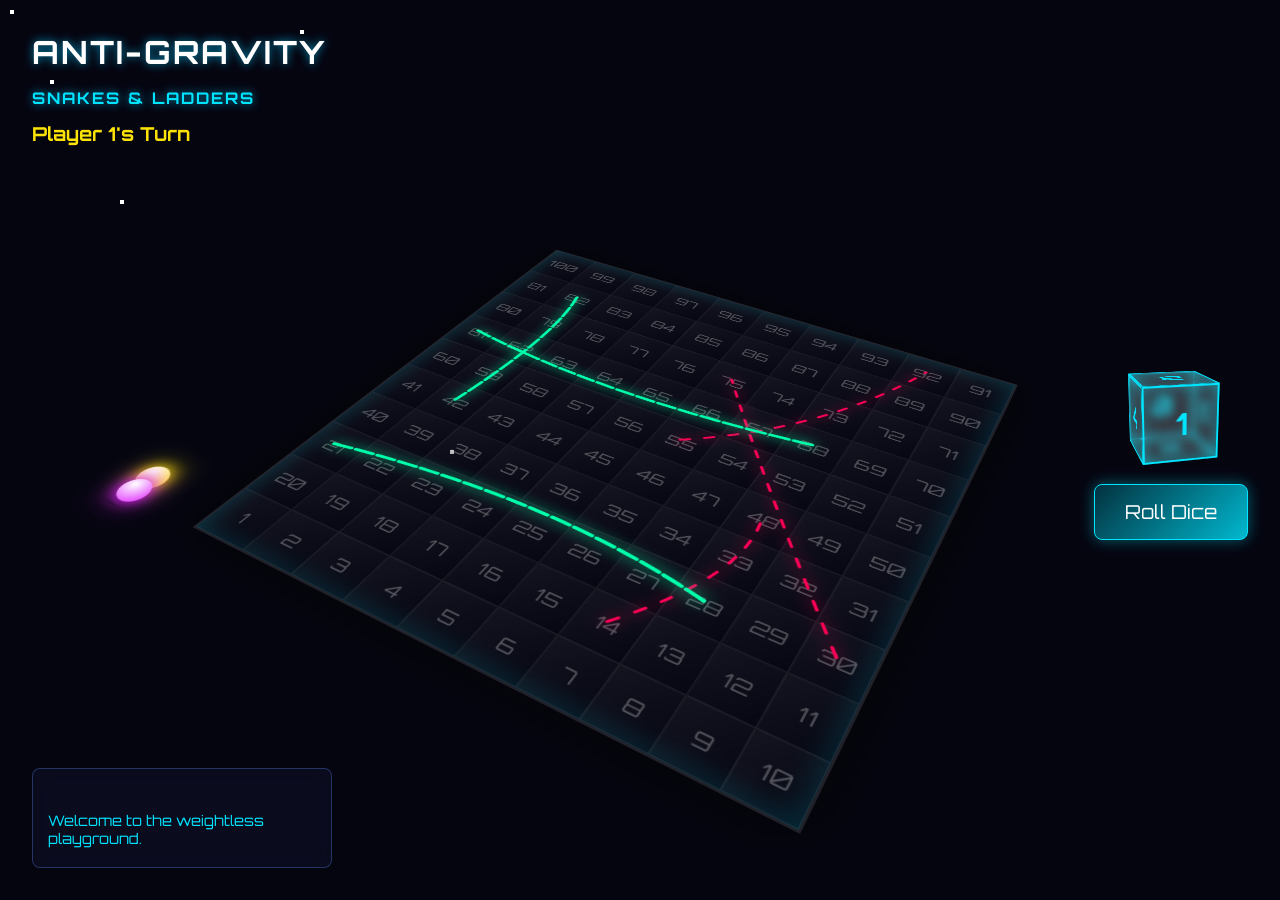
<file: AntiGravitySnakes/index.html>
<!DOCTYPE html>
<html lang="en">
<head>
    <meta charset="UTF-8">
    <meta name="viewport" content="width=device-width, initial-scale=1.0">
    <title>Anti-Gravity Snakes & Ladders</title>
    <link rel="stylesheet" href="style.css">
    <link href="https://fonts.googleapis.com/css2?family=Orbitron:wght@400;700&display=swap" rel="stylesheet">
</head>
<body>
    <div id="stars"></div>
    <div id="stars2"></div>
    <div id="stars3"></div>

    <div class="ui-layer">
        <header>
            <h1>Anti-Gravity<br><span>Snakes & Ladders</span></h1>
            <p id="status-text">Player 1's Turn</p>
        </header>

        <div class="controls">
            <div class="scene-dice" id="dice-container">
                <div class="cube" id="dice">
                    <div class="cube__face cube__face--front">1</div>
                    <div class="cube__face cube__face--back">6</div>
                    <div class="cube__face cube__face--right">3</div>
                    <div class="cube__face cube__face--left">4</div>
                    <div class="cube__face cube__face--top">2</div>
                    <div class="cube__face cube__face--bottom">5</div>
                </div>
            </div>
            <button id="roll-button">Roll Dice</button>
        </div>

        <div class="log" id="game-log">
            <p>Welcome to the weightless playground.</p>
        </div>
    </div>

    <div class="scene">
        <div class="board-wrapper">
            <div class="board" id="board">
                <!-- Squares injected via JS -->
            </div>
            <svg id="connections-layer" class="connections"></svg>
            <div id="players-layer"></div>
        </div>
    </div>

    <script src="main.js"></script>
</body>
</html>
</file>
<file: AntiGravitySnakes/style.css>
:root {
    --bg-color: #050510;
    --panel-bg: rgba(15, 15, 40, 0.6);
    --border-color: rgba(100, 150, 255, 0.3);
    --text-glow: 0 0 10px rgba(0, 200, 255, 0.7);
    --accent: #00e5ff;
    --snake-color: #ff0055;
    --ladder-color: #00ffaa;
    --p1-color: #fce205;
    --p2-color: #e024ff;
}

* {
    box-sizing: border-box;
    margin: 0;
    padding: 0;
    user-select: none;
}

body {
    background: var(--bg-color);
    color: #fff;
    font-family: 'Orbitron', sans-serif;
    overflow: hidden;
    height: 100vh;
    display: flex;
    perspective: 1000px;
}

/* --- Star Background --- */
#stars, #stars2, #stars3 {
    position: absolute;
    width: 2px;
    height: 2px;
    background: transparent;
    box-shadow: 10px 10px #FFF, 50px 80px #FFF, 120px 200px #FFF, 300px 30px #FFF, 450px 450px #FFF;
    animation: animStar 50s linear infinite;
    z-index: -1;
}
#stars2 { width: 3px; height: 3px; animation: animStar 100s linear infinite; }
#stars3 { width: 4px; height: 4px; animation: animStar 150s linear infinite; }

@keyframes animStar {
    from { transform: translateY(0px); }
    to { transform: translateY(-1000px); }
}

/* --- UI Layer --- */
.ui-layer {
    position: absolute;
    top: 0; left: 0; right: 0; bottom: 0;
    pointer-events: none;
    display: flex;
    flex-direction: column;
    justify-content: space-between;
    padding: 2rem;
    z-index: 10;
}

header h1 {
    font-size: 2rem;
    text-transform: uppercase;
    letter-spacing: 2px;
    text-shadow: var(--text-glow);
}
header span {
    font-size: 1rem;
    color: var(--accent);
}
#status-text {
    margin-top: 10px;
    font-size: 1.2rem;
    font-weight: bold;
    color: var(--p1-color);
    transition: color 0.3s;
}

.controls {
    align-self: flex-end;
    display: flex;
    flex-direction: column;
    align-items: center;
    pointer-events: auto;
}

#roll-button {
    background: linear-gradient(135deg, rgba(0,229,255,0.2) 0%, rgba(0,229,255,0.8) 100%);
    border: 1px solid var(--accent);
    color: #fff;
    padding: 15px 30px;
    font-size: 1.2rem;
    font-family: inherit;
    cursor: pointer;
    border-radius: 8px;
    box-shadow: 0 0 15px rgba(0, 229, 255, 0.4);
    transition: all 0.3s cubic-bezier(0.25, 0.8, 0.25, 1);
    position: relative;
    overflow: hidden;
}
#roll-button:hover {
    transform: translateY(-3px);
    box-shadow: 0 0 25px rgba(0, 229, 255, 0.8);
}
#roll-button:active {
    transform: translateY(1px);
}
#roll-button:disabled {
    filter: grayscale(1);
    cursor: not-allowed;
    transform: none;
    box-shadow: none;
}

.log {
    background: var(--panel-bg);
    border: 1px solid var(--border-color);
    padding: 15px;
    border-radius: 8px;
    width: 300px;
    backdrop-filter: blur(10px);
    height: 100px;
    overflow-y: auto;
    font-size: 0.9rem;
    display: flex;
    flex-direction: column-reverse;
}
.log p { margin-bottom: 5px; opacity: 0.8; }
.log p:first-child { opacity: 1; color: var(--accent); }

/* --- 3D Scene & Board --- */
.scene {
    position: absolute;
    top: 0; left: 0; width: 100%; height: 100%;
    display: flex;
    justify-content: center;
    align-items: center;
    transform-style: preserve-3d;
}

.board-wrapper {
    position: relative;
    width: 600px;
    height: 600px;
    transform-style: preserve-3d;
    transform: rotateX(50deg) rotateZ(30deg);
    animation: drift 20s ease-in-out infinite alternate;
}

@keyframes drift {
    0% { transform: rotateX(50deg) rotateZ(30deg) translateZ(0px); }
    100% { transform: rotateX(48deg) rotateZ(32deg) translateZ(40px); }
}

.board {
    display: grid;
    grid-template-columns: repeat(10, 1fr);
    grid-template-rows: repeat(10, 1fr);
    width: 100%;
    height: 100%;
    background: rgba(10, 10, 25, 0.3);
    border: 2px solid rgba(255, 255, 255, 0.1);
    box-shadow: 0 0 50px rgba(0, 0, 0, 0.8),
                inset 0 0 30px rgba(0, 229, 255, 0.2);
    transform-style: preserve-3d;
}

.square {
    border: 1px solid rgba(255, 255, 255, 0.05);
    display: flex;
    justify-content: center;
    align-items: center;
    color: rgba(255, 255, 255, 0.3);
    font-size: 1.2rem;
    position: relative;
    background: linear-gradient(135deg, rgba(255,255,255,0.05) 0%, transparent 100%);
    transition: background 0.3s;
}

/* SVG Overlays for Snakes/Ladders */
#connections-layer {
    position: absolute;
    top: 0; left: 0;
    width: 100%; height: 100%;
    pointer-events: none;
    transform: translateZ(2px);
    overflow: visible;
}
.path-line {
    fill: none;
    stroke-width: 3;
    stroke-linecap: round;
    animation: dash 3s linear infinite;
}
.snake-line {
    stroke: var(--snake-color);
    filter: drop-shadow(0 0 8px var(--snake-color));
    stroke-dasharray: 10 15;
}
.ladder-line {
    stroke: var(--ladder-color);
    filter: drop-shadow(0 0 8px var(--ladder-color));
    stroke-dasharray: 20 5;
    stroke-width: 4;
}
@keyframes dash {
    to { stroke-dashoffset: -100; }
}

/* --- Player Pieces --- */
#players-layer {
    position: absolute;
    top: 0; left: 0;
    width: 100%; height: 100%;
    pointer-events: none;
    transform-style: preserve-3d;
}

.player-piece {
    position: absolute;
    width: 30px; height: 30px;
    margin-left: -15px; margin-top: -15px; /* Center origin */
    border-radius: 50%;
    box-shadow: 0 10px 20px rgba(0,0,0,0.5);
    transition: transform 1s cubic-bezier(0.25, 0.1, 0.25, 1);
    transform-style: preserve-3d;
    z-index: 100;
}
.player-piece::before {
    content: '';
    position: absolute;
    top: 0; left: 0; right: 0; bottom: 0;
    border-radius: 50%;
}
.player-piece::after {
    content: '';
    position: absolute;
    top: 100%;
    left: 20%;
    width: 60%;
    height: 15px;
    background: radial-gradient(ellipse at center, rgba(0,0,0,0.8) 0%, transparent 70%);
    filter: blur(4px);
    transform: translateY(20px) rotateX(80deg);
}

.player1-piece::before {
    background: radial-gradient(circle at 30% 30%, #fff, var(--p1-color));
    box-shadow: 0 0 15px var(--p1-color), 0 0 30px var(--p1-color);
    animation: pieceFloat 3s ease-in-out infinite alternate;
}
.player2-piece::before {
    background: radial-gradient(circle at 30% 30%, #fff, var(--p2-color));
    box-shadow: 0 0 15px var(--p2-color), 0 0 30px var(--p2-color);
    animation: pieceFloat 3.5s ease-in-out infinite alternate-reverse;
}

@keyframes pieceFloat {
    0% { transform: translateZ(40px) scale(1); }
    100% { transform: translateZ(60px) scale(1.05); }
}

/* --- 3D Dice --- */
.scene-dice {
    width: 80px; height: 80px;
    margin-bottom: 30px;
    perspective: 400px;
}
.cube {
    width: 100%; height: 100%;
    position: relative;
    transform-style: preserve-3d;
    transform: translateZ(-40px) rotateX(-15deg) rotateY(15deg);
    transition: transform 3s cubic-bezier(0.1, 0.6, 0.3, 1);
}
.cube__face {
    position: absolute;
    width: 80px; height: 80px;
    background: rgba(255, 255, 255, 0.1);
    border: 2px solid var(--accent);
    display: flex;
    justify-content: center;
    align-items: center;
    font-size: 2rem;
    font-weight: bold;
    color: var(--accent);
    box-shadow: inset 0 0 20px rgba(0, 229, 255, 0.3);
    backdrop-filter: blur(5px);
}
.cube__face--front  { transform: rotateY(  0deg) translateZ(40px); }
.cube__face--right  { transform: rotateY( 90deg) translateZ(40px); }
.cube__face--back   { transform: rotateY(180deg) translateZ(40px); }
.cube__face--left   { transform: rotateY(-90deg) translateZ(40px); }
.cube__face--top    { transform: rotateX( 90deg) translateZ(40px); }
.cube__face--bottom { transform: rotateX(-90deg) translateZ(40px); }

/* Win Screen Overlay */
#win-screen {
    position: absolute;
    top: 0; left: 0; right: 0; bottom: 0;
    background: rgba(0,0,0,0.8);
    backdrop-filter: blur(10px);
    display: flex;
    flex-direction: column;
    justify-content: center;
    align-items: center;
    z-index: 200;
    opacity: 0;
    pointer-events: none;
    transition: opacity 1s;
}
#win-screen.visible {
    opacity: 1;
    pointer-events: auto;
}
#win-screen h2 {
    font-size: 4rem;
    text-shadow: 0 0 20px #fff;
    margin-bottom: 20px;
    animation: pulse 2s infinite;
}
@keyframes pulse {
    0%, 100% { transform: scale(1); filter: drop-shadow(0 0 10px #fff); }
    50% { transform: scale(1.1); filter: drop-shadow(0 0 30px var(--accent)); }
}
</file>
